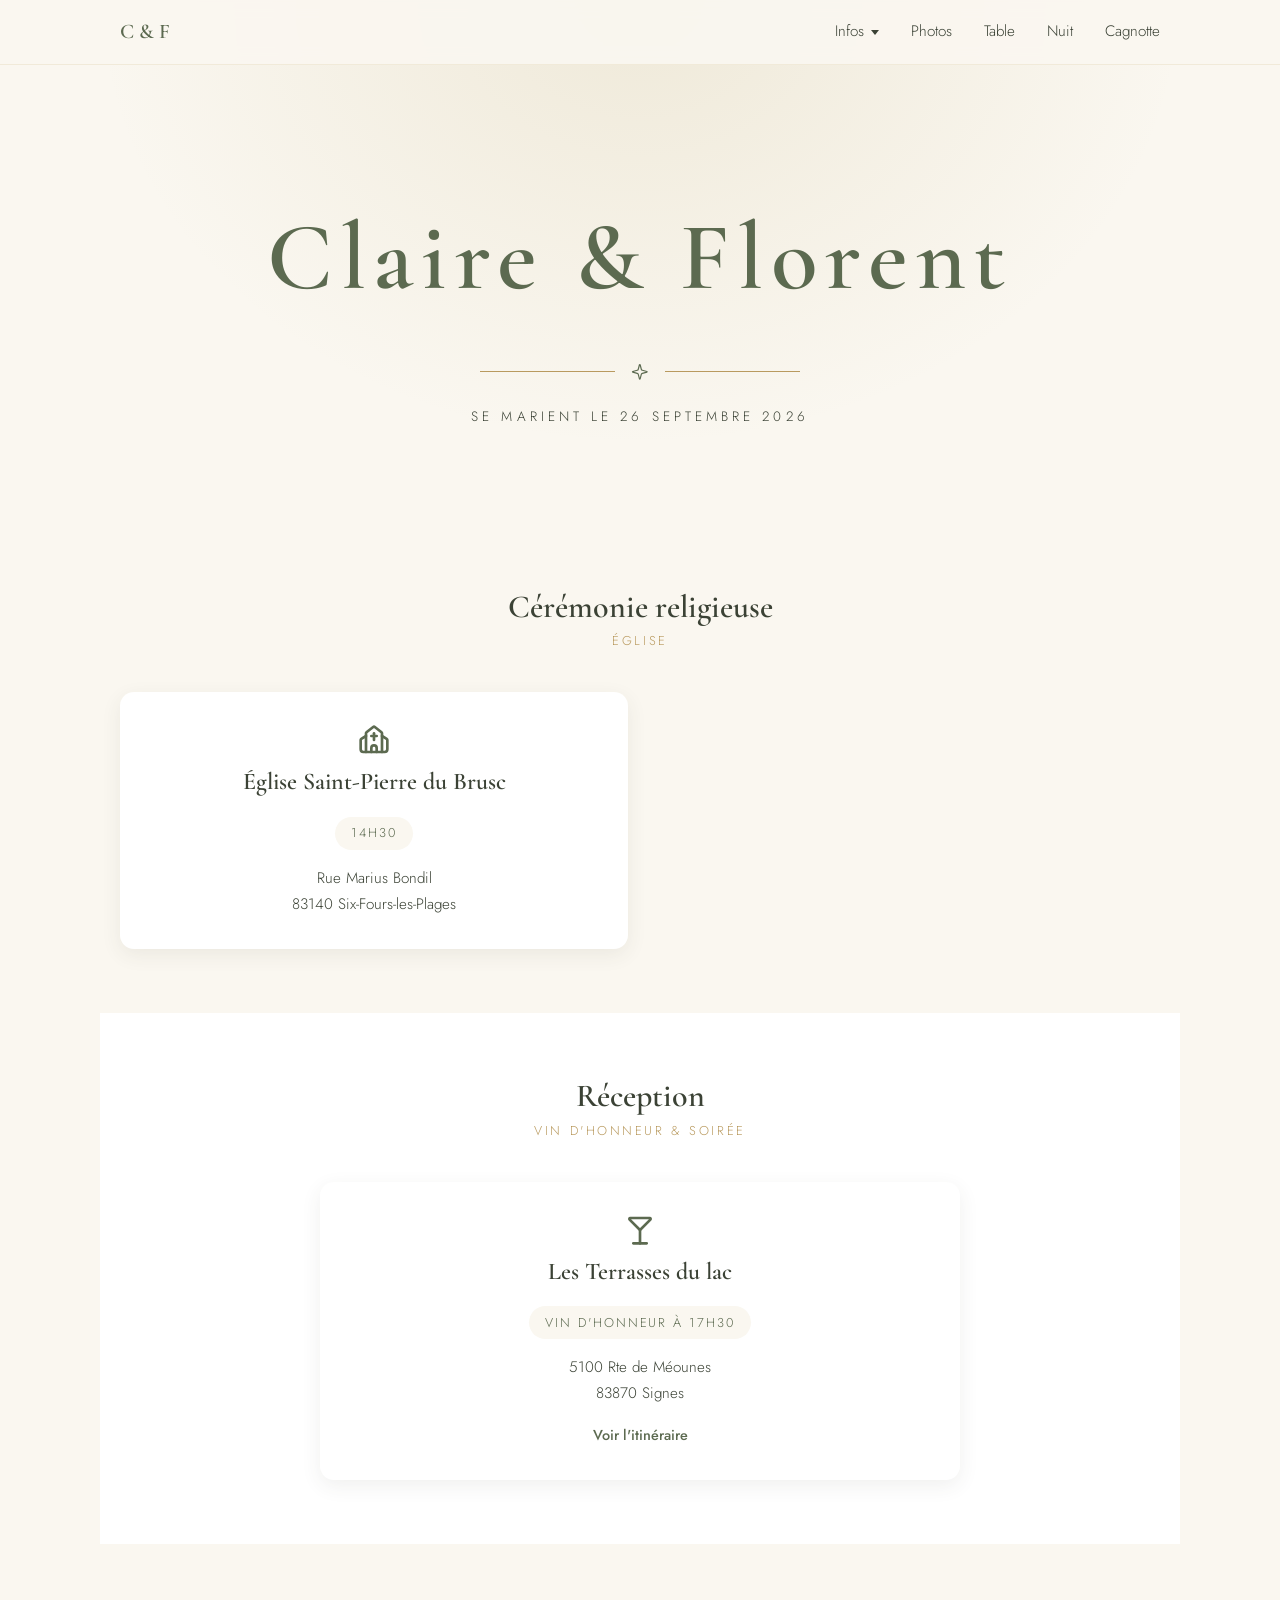
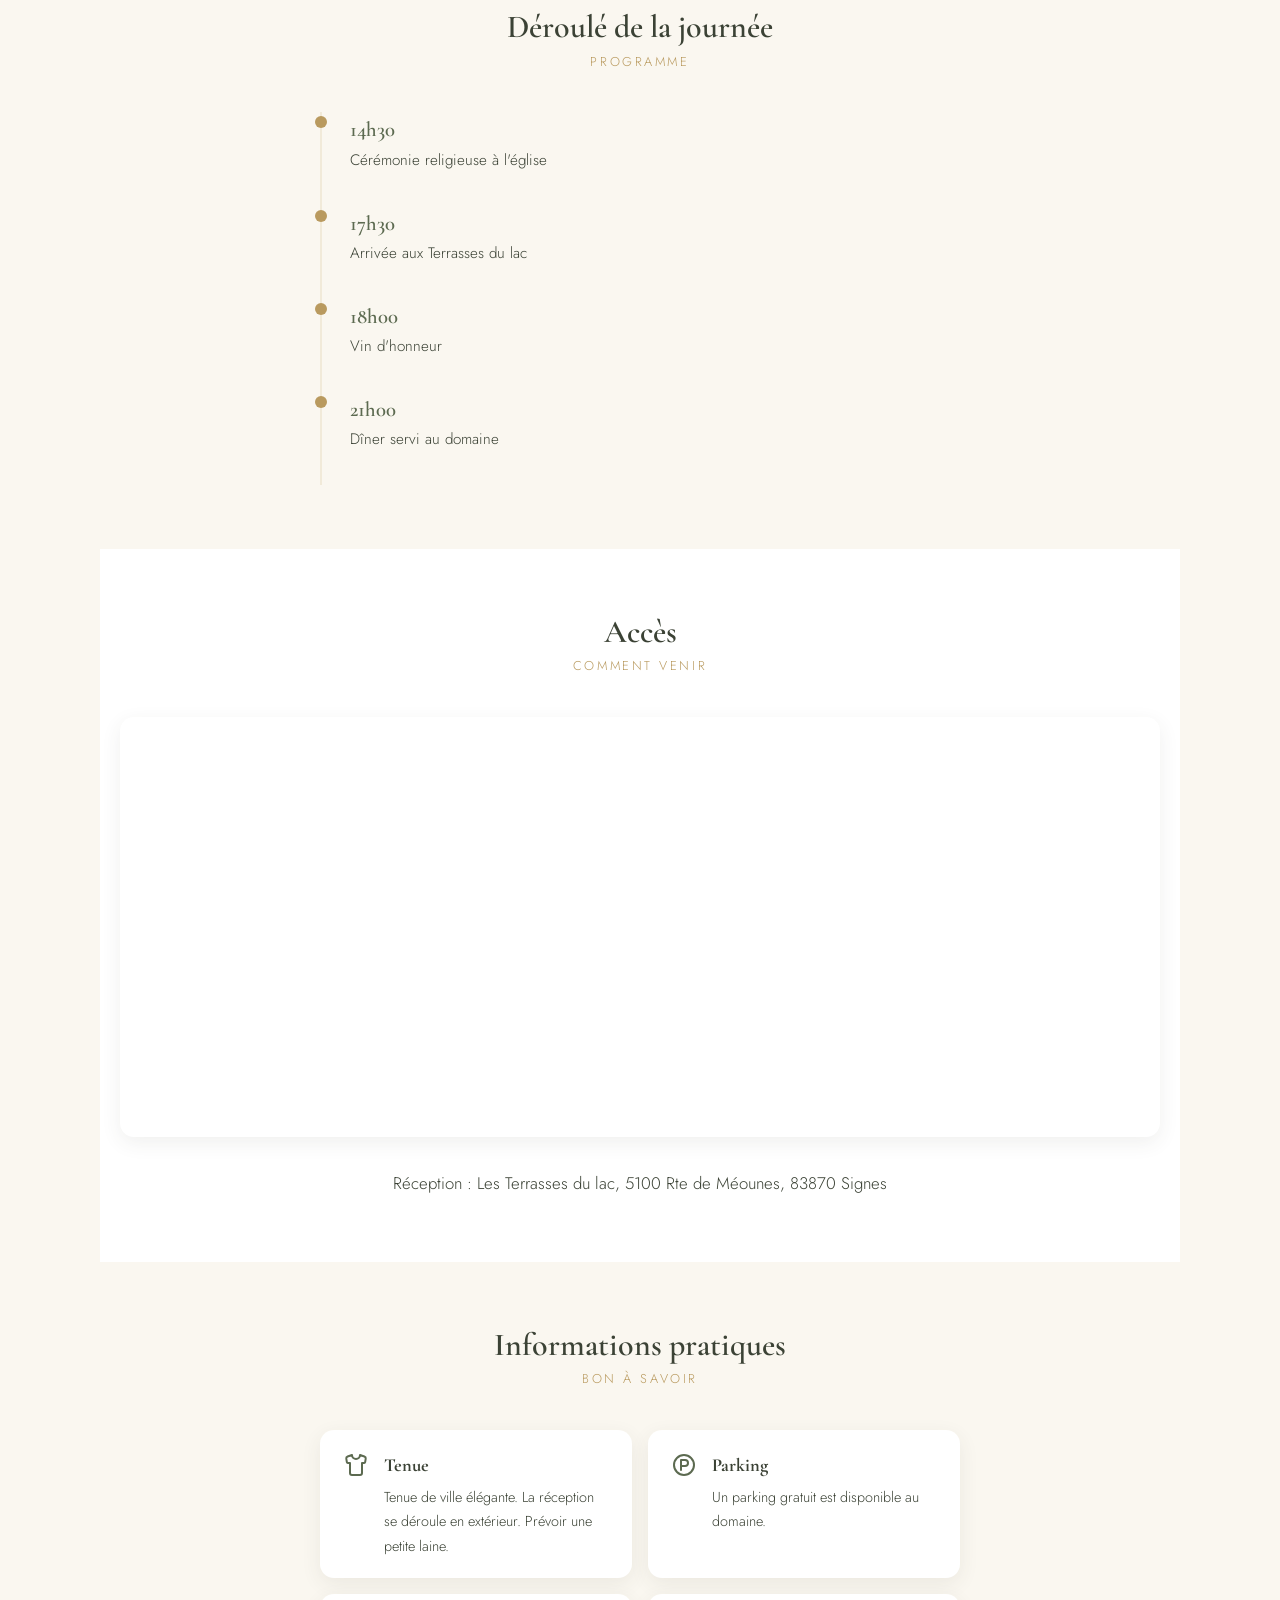
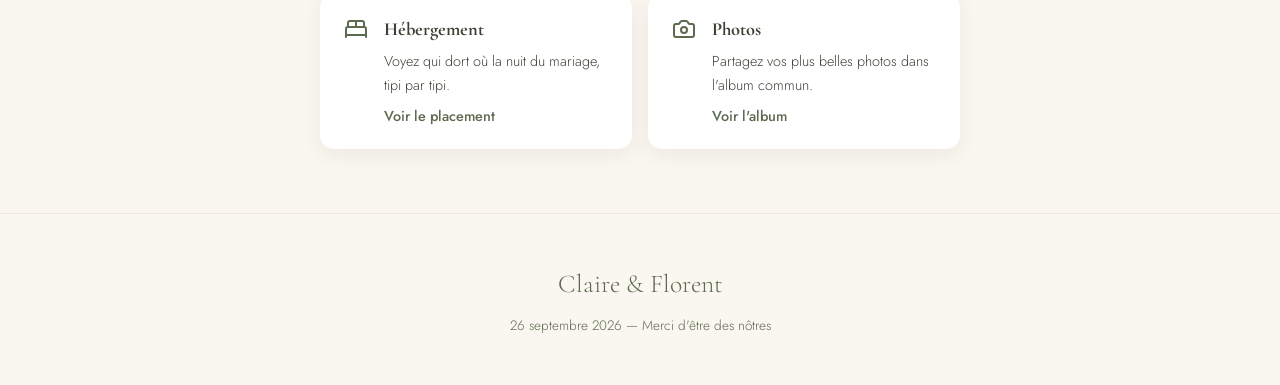
<file: index.html>
<!DOCTYPE html>
<html lang="fr">
<head>
  <meta charset="UTF-8">
  <meta name="viewport" content="width=device-width, initial-scale=1.0">
  <title>Claire &amp; Florent — Mariage</title>
  <meta name="description" content="Informations pour nos invités : cérémonie, réception, déroulé de la journée et accès.">
  <link rel="preconnect" href="https://fonts.googleapis.com">
  <link rel="preconnect" href="https://fonts.gstatic.com" crossorigin>
  <link href="https://fonts.googleapis.com/css2?family=Cormorant+Garamond:wght@500;600;700&family=Jost:wght@300;400;500&display=swap" rel="stylesheet">
  <link rel="stylesheet" href="assets/css/style.css">
</head>
<body>

  <nav class="nav" id="nav">
    <div class="nav-inner">
      <a href="#top" class="nav-brand">C &amp; F</a>
      <button class="nav-toggle" aria-label="Menu" aria-expanded="false">
        <span></span><span></span><span></span>
      </button>
      <div class="nav-menu">
        <div class="nav-item nav-item--dropdown">
          <button class="nav-dropdown-toggle" aria-haspopup="true" aria-expanded="false">
            Infos
            <span class="nav-caret" aria-hidden="true"></span>
          </button>
          <div class="nav-submenu">
            <a href="#ceremony">Cérémonie religieuse</a>
            <a href="#reception">Réception</a>
            <a href="#schedule">Déroulé</a>
            <a href="#directions">Accès</a>
            <a href="#info">Infos Pratiques</a>
          </div>
        </div>
        <a href="guest.html">Photos</a>
        <a href="table_plan.html">Table</a>
        <a href="accommodations.html">Nuit</a>
        <a href="https://www.onparticipe.fr/c/WkDhTcgR" target="_blank" rel="noopener">Cagnotte</a>
      </div>
    </div>
  </nav>

  <header class="hero" id="top">
    <div class="hero-monogram">Claire &amp; Florent</div>
    <div class="hero-divider"><span data-icon="sparkle"></span></div>
    <p class="hero-date">Se marient le 26 septembre 2026</p>

    <div class="countdown" id="countdown" aria-label="Compte à rebours avant le mariage">
      <div class="countdown-item"><div class="num" id="cd-days">0</div><div class="label">Jours</div></div>
      <div class="countdown-item"><div class="num" id="cd-hours">0</div><div class="label">Heures</div></div>
      <div class="countdown-item"><div class="num" id="cd-minutes">0</div><div class="label">Minutes</div></div>
      <div class="countdown-item"><div class="num" id="cd-seconds">0</div><div class="label">Secondes</div></div>
    </div>

  </header>

  <main>

    <section class="section" id="ceremony">
      <h2 class="section-title">Cérémonie religieuse</h2>
      <p class="section-subtitle">Église</p>
      <div class="cards">
        <div class="card">
          <div class="card-icon" data-icon="church"></div>
          <h3>Église Saint-Pierre du Brusc</h3>
          <span class="card-time">14h30</span>
          <p>Rue Marius Bondil<br>83140 Six-Fours-les-Plages</p>
        </div>
      </div>
    </section>

    <section class="section section-alt" id="reception">
      <h2 class="section-title">Réception</h2>
      <p class="section-subtitle">Vin d'honneur &amp; soirée</p>
      <div class="cards cards--single">
        <div class="card">
          <div class="card-icon" data-icon="martini"></div>
          <h3>Les Terrasses du lac</h3>
          <span class="card-time">Vin d'honneur à 17h30</span>
          <p>5100 Rte de Méounes<br>83870 Signes</p>
          <a class="card-link" data-link="directions">Voir l'itinéraire</a>
        </div>
      </div>
    </section>

    <section class="section" id="schedule">
      <h2 class="section-title">Déroulé de la journée</h2>
      <p class="section-subtitle">Programme</p>
      <ul class="timeline">
        <li><span class="time">14h30</span><div class="desc">Cérémonie religieuse à l'église</div></li>
        <li><span class="time">17h30</span><div class="desc">Arrivée aux Terrasses du lac</div></li>
        <li><span class="time">18h00</span><div class="desc">Vin d'honneur</div></li>
        <li><span class="time">21h00</span><div class="desc">Dîner servi au domaine</div></li>
      </ul>
    </section>

    <section class="section section-alt" id="directions">
      <h2 class="section-title">Accès</h2>
      
      <p class="section-subtitle">Comment venir</p>
      <iframe
        class="map-frame"
        src="https://www.google.com/maps?q=Les+terrasses+du+lac+5100+Rte+de+Meounes+83870+Signes&z=13&output=embed"
        loading="lazy"
        allowfullscreen
        referrerpolicy="no-referrer-when-downgrade"
        title="Carte de localisation"
      ></iframe>
      <p class="map-address">Réception : Les Terrasses du lac, 5100 Rte de Méounes, 83870 Signes</p>
    </section>

    <section class="section" id="info">
      <h2 class="section-title">Informations pratiques</h2>
      <p class="section-subtitle">Bon à savoir</p>
      <div class="info-list">
        <div class="info-item">
          <div class="info-icon" data-icon="shirt"></div>
          <div>
            <h4>Tenue</h4>
            <p>Tenue de ville élégante. La réception se déroule en extérieur. Prévoir une petite laine.</p>
          </div>
        </div>
        <div class="info-item">
          <div class="info-icon" data-icon="circle-parking"></div>
          <div>
            <h4>Parking</h4>
            <p>Un parking gratuit est disponible au domaine.</p>
          </div>
        </div>
        <div class="info-item">
          <div class="info-icon" data-icon="bed-double"></div>
          <div>
            <h4>Hébergement</h4>
            <p>Voyez qui dort où la nuit du mariage, tipi par tipi.</p>
            <a class="card-link" data-link="hebergement">Voir le placement</a>
          </div>
        </div>
        <div class="info-item">
          <div class="info-icon" data-icon="camera"></div>
          <div>
            <h4>Photos</h4>
            <p>Partagez vos plus belles photos dans l'album commun.</p>
            <a class="card-link" data-link="photos">Voir l'album</a>
          </div>
        </div>
      </div>
    </section>

  </main>

  <footer class="footer">
    <div class="footer-monogram">Claire &amp; Florent</div>
    <p>26 septembre 2026 — Merci d'être des nôtres</p>
  </footer>

  <script src="assets/js/main.js"></script>
</body>
</html>
</file>
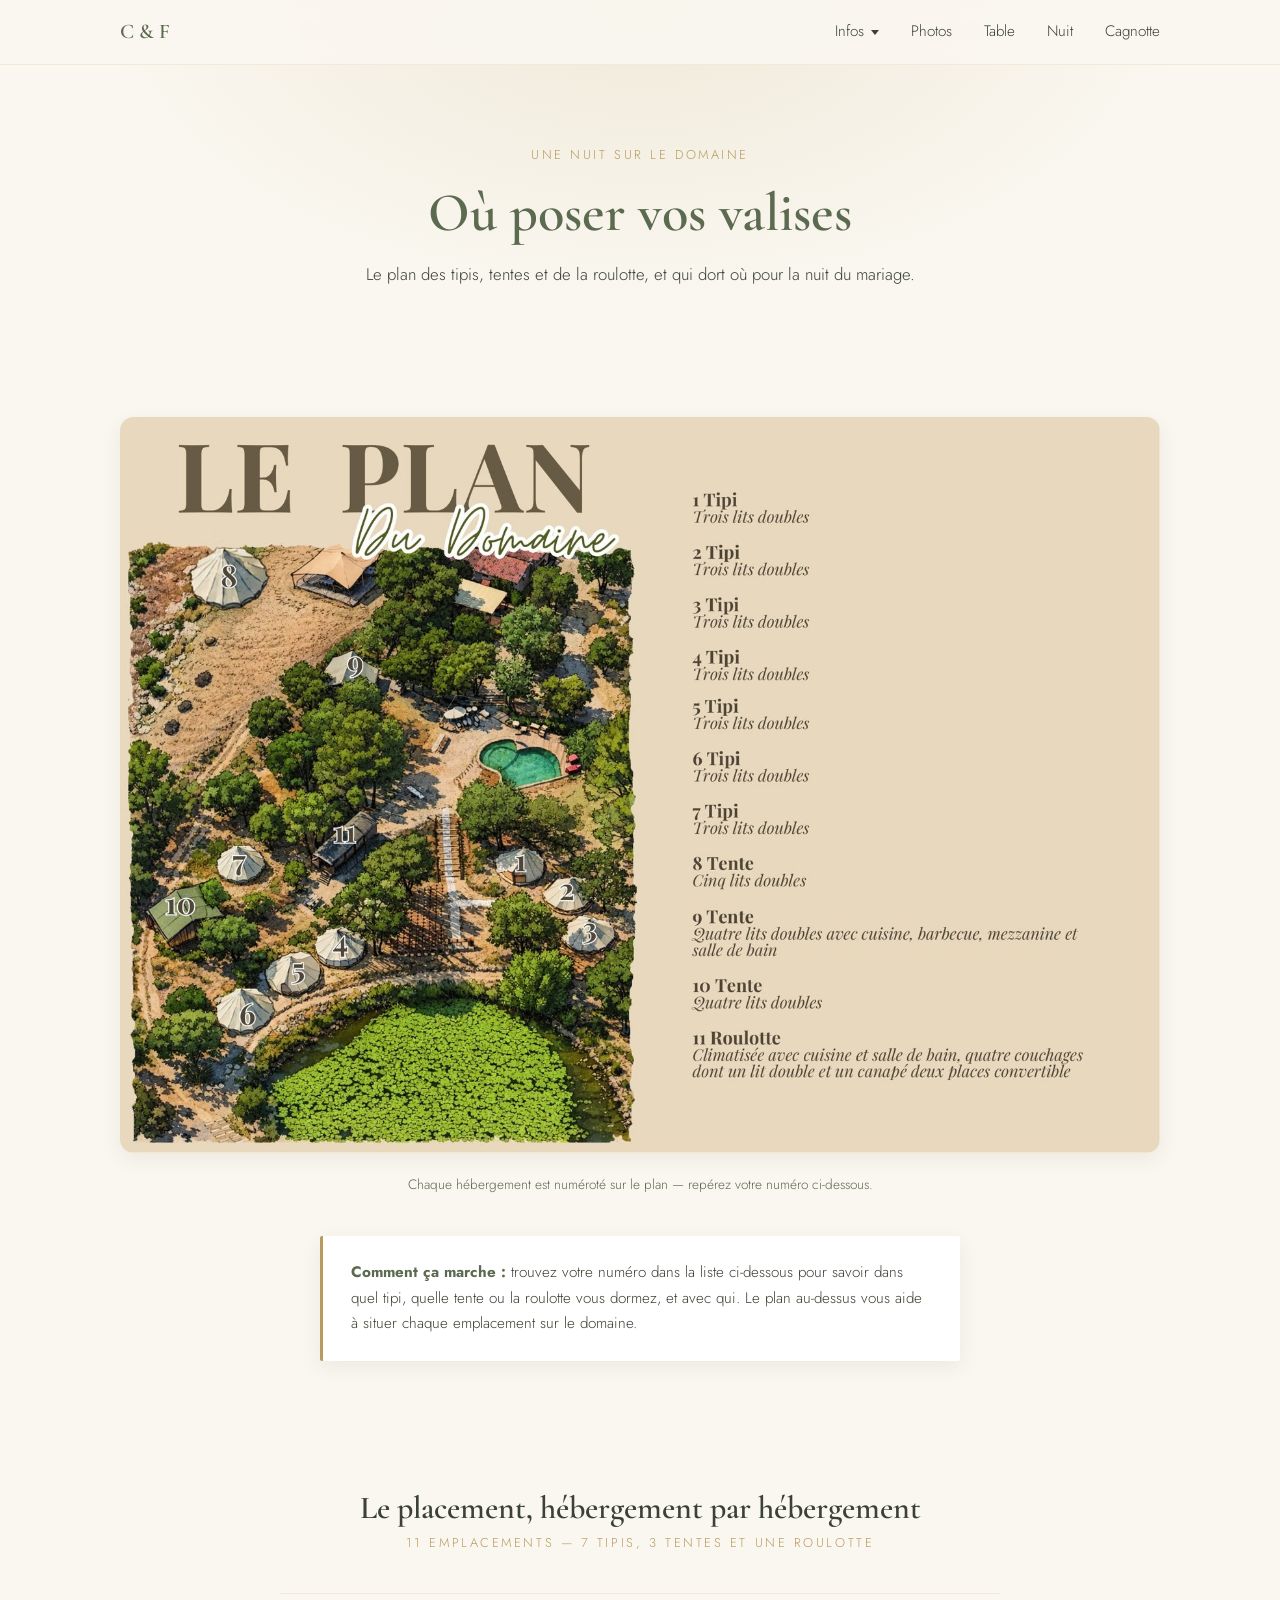
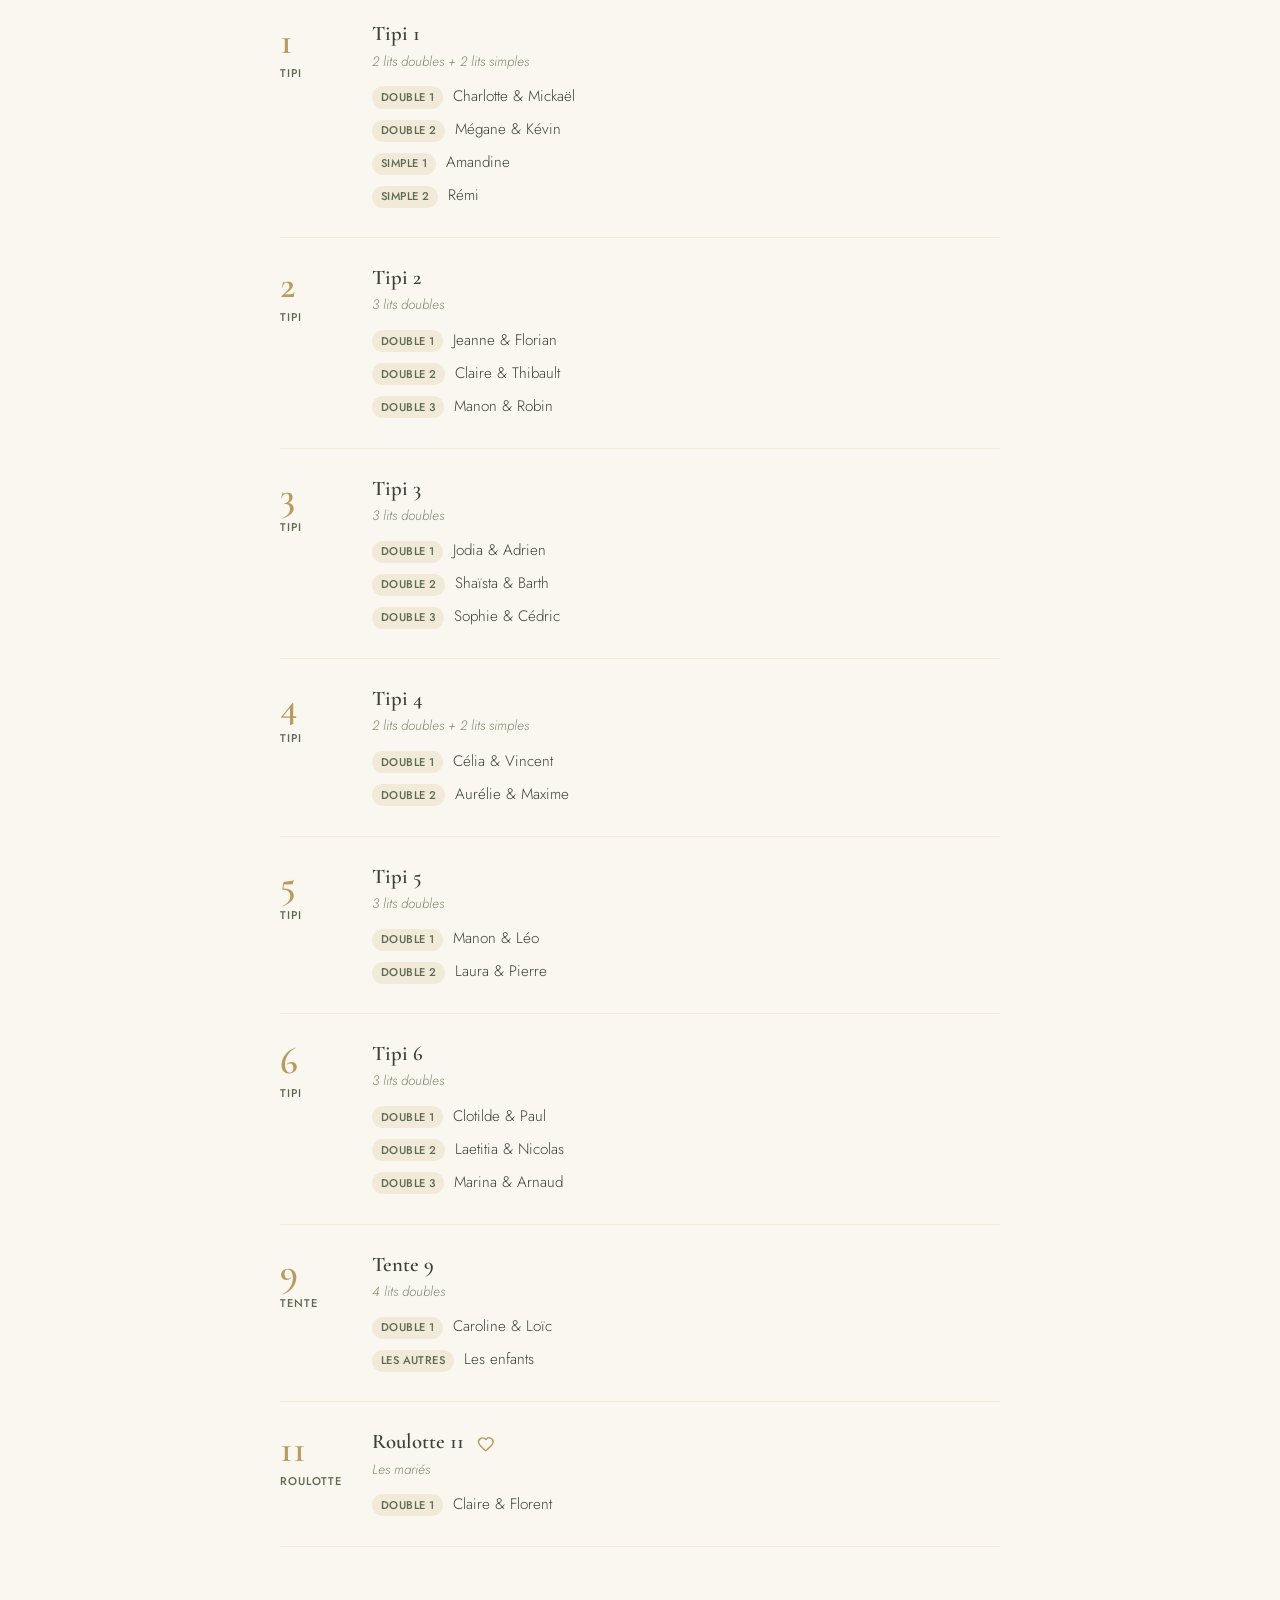
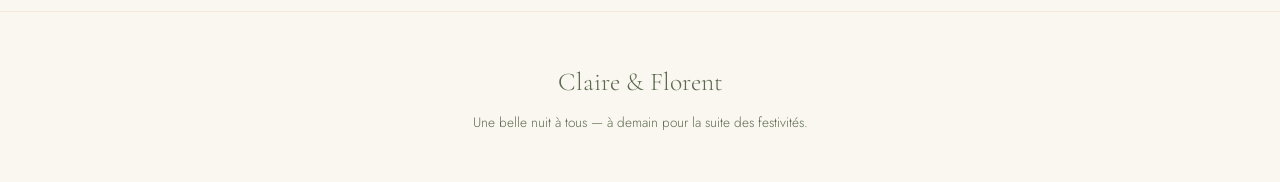
<file: accommodations.html>
<!DOCTYPE html>
<html lang="fr">
<head>
  <meta charset="UTF-8">
  <meta name="viewport" content="width=device-width, initial-scale=1.0">
  <title>Où poser vos valises — Claire &amp; Florent</title>
  <meta name="description" content="Qui dort où la nuit du mariage : plan des tipis, tentes et de la roulotte du domaine.">
  <link rel="preconnect" href="https://fonts.googleapis.com">
  <link rel="preconnect" href="https://fonts.gstatic.com" crossorigin>
  <link href="https://fonts.googleapis.com/css2?family=Cormorant+Garamond:wght@500;600;700&family=Jost:wght@300;400;500&display=swap" rel="stylesheet">
  <link rel="stylesheet" href="assets/css/style.css">
</head>
<body>

  <nav class="nav" id="nav">
    <div class="nav-inner">
      <a href="index.html#top" class="nav-brand">C &amp; F</a>
      <button class="nav-toggle" aria-label="Menu" aria-expanded="false">
        <span></span><span></span><span></span>
      </button>
      <div class="nav-menu">
        <div class="nav-item nav-item--dropdown">
          <button class="nav-dropdown-toggle" aria-haspopup="true" aria-expanded="false">
            Infos
            <span class="nav-caret" aria-hidden="true"></span>
          </button>
          <div class="nav-submenu">
            <a href="index.html#ceremony">Cérémonie religieuse</a>
            <a href="index.html#reception">Réception</a>
            <a href="index.html#schedule">Déroulé</a>
            <a href="index.html#directions">Accès</a>
            <a href="index.html#info">Infos Pratiques</a>
          </div>
        </div>
        <a href="guest.html">Photos</a>
        <a href="table_plan.html">Table</a>
        <a href="accommodations.html">Nuit</a>
        <a href="https://www.onparticipe.fr/c/WkDhTcgR" target="_blank" rel="noopener">Cagnotte</a>
      </div>
    </div>
  </nav>

  <header class="page-hero" id="top">
    <div class="page-hero-inner">
      <div class="kicker">Une nuit sur le domaine</div>
      <h1>Où poser vos valises</h1>
      <p>Le plan des tipis, tentes et de la roulotte, et qui dort où pour la nuit du mariage.</p>
    </div>
  </header>

  <main>

    <section class="section" id="map">
      <div class="map-frame map-frame--image">
        <img src="assets/img/map-hebergement.jpg" alt="Plan du domaine avec les emplacements numérotés des tipis, tentes et roulotte">
      </div>
      <p class="map-caption">Chaque hébergement est numéroté sur le plan — repérez votre numéro ci-dessous.</p>

      <div class="note">
        <strong>Comment ça marche :</strong> trouvez votre numéro dans la liste ci-dessous pour savoir dans quel tipi, quelle tente ou la roulotte vous dormez, et avec qui. Le plan au-dessus vous aide à situer chaque emplacement sur le domaine.
      </div>
    </section>

    <section class="section" id="directory">
      <h2 class="section-title">Le placement, hébergement par hébergement</h2>
      <p class="section-subtitle">11 emplacements — 7 tipis, 3 tentes et une roulotte</p>

      <div class="lodge-list">

        <div class="lodge">
          <div class="lodge-num">1<span class="type">Tipi</span></div>
          <div class="lodge-body">
            <h3>Tipi 1</h3>
            <div class="lodge-capacity">2 lits doubles + 2 lits simples</div>
            <div class="guest-list">
              <div class="guest-row"><span class="slot">Double 1</span><span class="names">Charlotte &amp; Mickaël</span></div>
              <div class="guest-row"><span class="slot">Double 2</span><span class="names">Mégane &amp; Kévin</span></div>
              <div class="guest-row"><span class="slot">Simple 1</span><span class="names">Amandine</span></div>
              <div class="guest-row"><span class="slot">Simple 2</span><span class="names">Rémi</span></div>
            </div>
          </div>
        </div>

        <div class="lodge">
          <div class="lodge-num">2<span class="type">Tipi</span></div>
          <div class="lodge-body">
            <h3>Tipi 2</h3>
            <div class="lodge-capacity">3 lits doubles</div>
            <div class="guest-list">
              <div class="guest-row"><span class="slot">Double 1</span><span class="names">Jeanne &amp; Florian</span></div>
              <div class="guest-row"><span class="slot">Double 2</span><span class="names">Claire &amp; Thibault</span></div>
              <div class="guest-row"><span class="slot">Double 3</span><span class="names">Manon &amp; Robin</span></div>
            </div>
          </div>
        </div>

        <div class="lodge">
          <div class="lodge-num">3<span class="type">Tipi</span></div>
          <div class="lodge-body">
            <h3>Tipi 3</h3>
            <div class="lodge-capacity">3 lits doubles</div>
            <div class="guest-list">
              <div class="guest-row"><span class="slot">Double 1</span><span class="names">Jodia &amp; Adrien</span></div>
              <div class="guest-row"><span class="slot">Double 2</span><span class="names">Shaïsta &amp; Barth</span></div>
              <div class="guest-row"><span class="slot">Double 3</span><span class="names">Sophie &amp; Cédric</span></div>
            </div>
          </div>
        </div>

        <div class="lodge">
          <div class="lodge-num">4<span class="type">Tipi</span></div>
          <div class="lodge-body">
            <h3>Tipi 4</h3>
            <div class="lodge-capacity">2 lits doubles + 2 lits simples</div>
            <div class="guest-list">
              <div class="guest-row"><span class="slot">Double 1</span><span class="names">Célia &amp; Vincent</span></div>
              <div class="guest-row"><span class="slot">Double 2</span><span class="names">Aurélie &amp; Maxime</span></div>
            </div>
          </div>
        </div>

        <div class="lodge">
          <div class="lodge-num">5<span class="type">Tipi</span></div>
          <div class="lodge-body">
            <h3>Tipi 5</h3>
            <div class="lodge-capacity">3 lits doubles</div>
            <div class="guest-list">
              <div class="guest-row"><span class="slot">Double 1</span><span class="names">Manon &amp; Léo</span></div>
              <div class="guest-row"><span class="slot">Double 2</span><span class="names">Laura &amp; Pierre</span></div>
            </div>
          </div>
        </div>

        <div class="lodge">
          <div class="lodge-num">6<span class="type">Tipi</span></div>
          <div class="lodge-body">
            <h3>Tipi 6</h3>
            <div class="lodge-capacity">3 lits doubles</div>
            <div class="guest-list">
              <div class="guest-row"><span class="slot">Double 1</span><span class="names">Clotilde &amp; Paul</span></div>
              <div class="guest-row"><span class="slot">Double 2</span><span class="names">Laetitia &amp; Nicolas</span></div>
              <div class="guest-row"><span class="slot">Double 3</span><span class="names">Marina &amp; Arnaud</span></div>
            </div>
          </div>
        </div>

        <div class="lodge">
          <div class="lodge-num">9<span class="type">Tente</span></div>
          <div class="lodge-body">
            <h3>Tente 9</h3>
            <div class="lodge-capacity">4 lits doubles</div>
            <div class="guest-list">
              <div class="guest-row"><span class="slot">Double 1</span><span class="names">Caroline &amp; Loïc</span></div>
              <div class="guest-row"><span class="slot">Les autres</span><span class="names">Les enfants</span></div>
            </div>
          </div>
        </div>

        <div class="lodge">
          <div class="lodge-num">11<span class="type">Roulotte</span></div>
          <div class="lodge-body">
            <h3>Roulotte 11 <span class="lodge-heart" data-icon="hearth" aria-hidden="true"></span></h3>
            <div class="lodge-capacity">Les mariés</div>
            <div class="guest-list">
              <div class="guest-row"><span class="slot">Double 1</span><span class="names">Claire &amp; Florent</span></div>
            </div>
          </div>
        </div>

      </div>
    </section>

  </main>

  <footer class="footer">
    <div class="footer-monogram">Claire &amp; Florent</div>
    <p>Une belle nuit à tous — à demain pour la suite des festivités.</p>
  </footer>

  <script src="assets/js/main.js"></script>
</body>
</html>
</file>
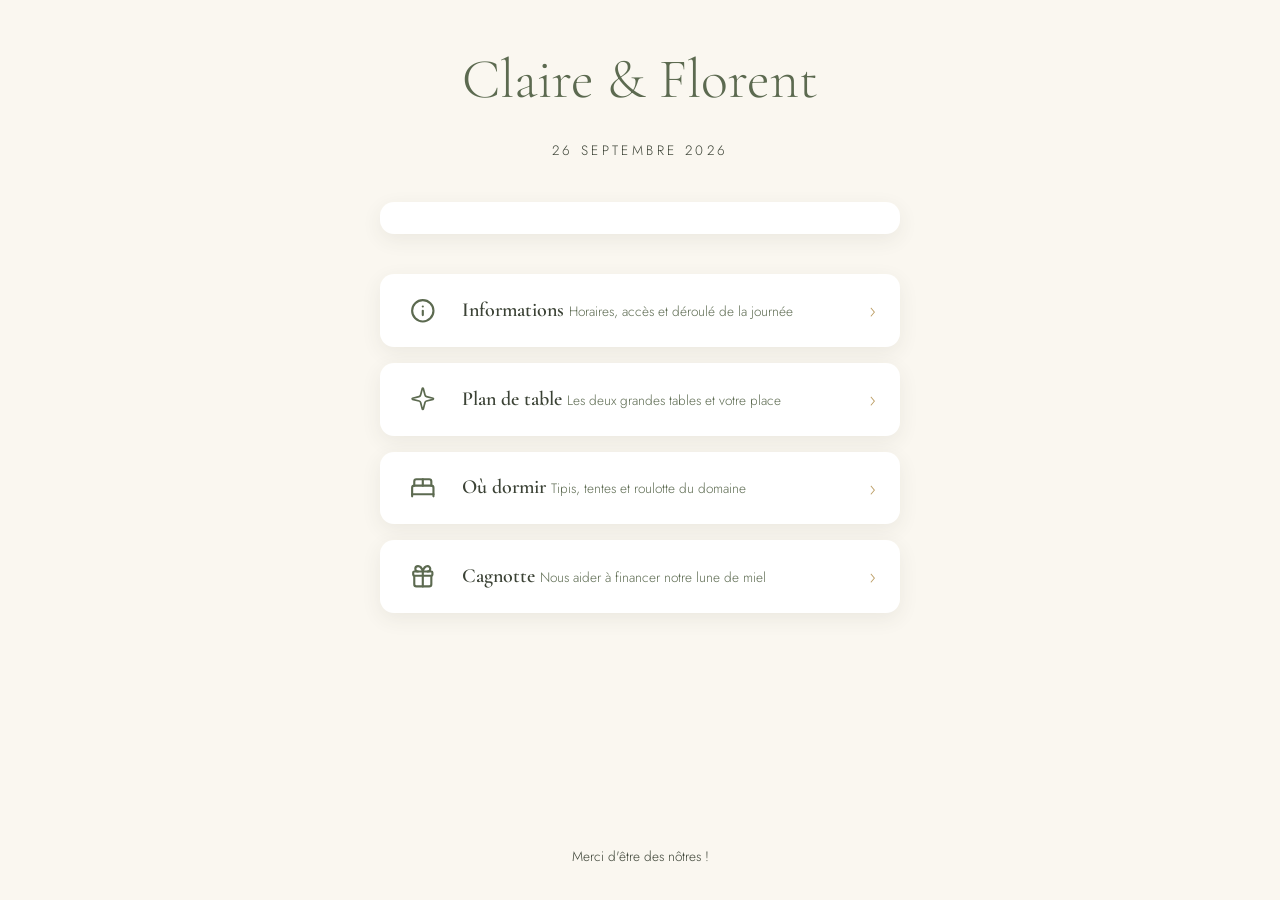
<file: guest.html>
<!DOCTYPE html>
<html lang="fr">
<head>
  <meta charset="UTF-8">
  <meta name="viewport" content="width=device-width, initial-scale=1.0">
  <title>Claire &amp; Florent — Bienvenue</title>
  <meta name="description" content="Bienvenue sur la page des invités : cagnotte, partage de photos et accès.">
  <link rel="preconnect" href="https://fonts.googleapis.com">
  <link rel="preconnect" href="https://fonts.gstatic.com" crossorigin>
  <link href="https://fonts.googleapis.com/css2?family=Cormorant+Garamond:wght@500;600;700&family=Jost:wght@300;400;500&display=swap" rel="stylesheet">
  <link rel="stylesheet" href="assets/css/style.css">
</head>
<body>

  <main class="guest">
    <header class="guest-header">
      <div class="guest-monogram">Claire &amp; Florent</div>
      <p>26 septembre 2026</p>
    </header>

    <section class="guest-widget">
      <!-- Wedibox Photo Collection -->
      <div id="wedibox-embed" data-event="ec114bdc-b04b-4ea7-822e-fcc8c71f45cf"></div>
      <script src="https://embed.wedibox.com/widget.js" async></script>
    </section>

    <nav class="guest-links" aria-label="Liens utiles">

      <a class="guest-link" data-link="info">
        <span class="g-icon" data-icon="info"></span>
        <span>
          <span class="g-title">Informations</span>
          <span class="g-sub">Horaires, accès et déroulé de la journée</span>
        </span>
        <span class="g-arrow">&#8250;</span>
      </a>

      <a class="guest-link" data-link="table">
        <span class="g-icon" data-icon="sparkle"></span>
        <span>
          <span class="g-title">Plan de table</span>
          <span class="g-sub">Les deux grandes tables et votre place</span>
        </span>
        <span class="g-arrow">&#8250;</span>
      </a>

      <a class="guest-link" data-link="hebergement">
        <span class="g-icon" data-icon="bed-double"></span>
        <span>
          <span class="g-title">Où dormir</span>
          <span class="g-sub">Tipis, tentes et roulotte du domaine</span>
        </span>
        <span class="g-arrow">&#8250;</span>
      </a>

      <a class="guest-link" data-link="cagnotte">
        <span class="g-icon" data-icon="gift"></span>
        <span>
          <span class="g-title">Cagnotte</span>
          <span class="g-sub">Nous aider à financer notre lune de miel</span>
        </span>
        <span class="g-arrow">&#8250;</span>
      </a>
      
    </nav>

    <footer class="guest-footer">
      <p>Merci d'être des nôtres !</p>
    </footer>
  </main>

  <script src="assets/js/main.js"></script>
</body>
</html>
</file>
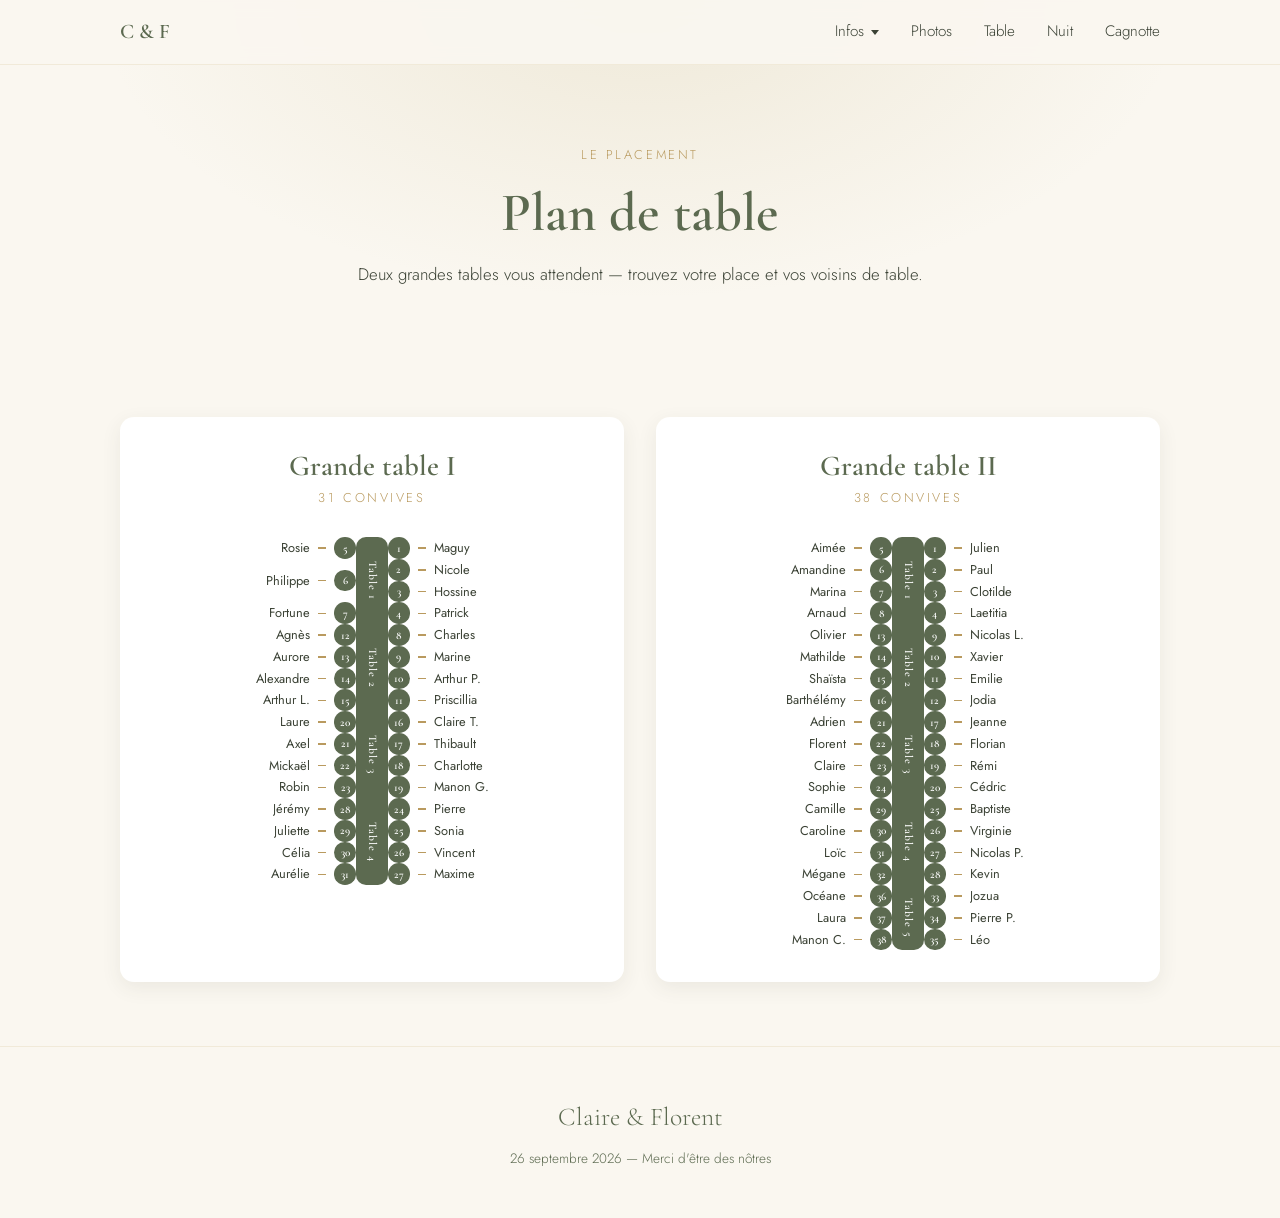
<file: table_plan.html>
<!DOCTYPE html>
<html lang="fr">
<head>
  <meta charset="UTF-8">
  <meta name="viewport" content="width=device-width, initial-scale=1.0">
  <title>Plan de table — Claire &amp; Florent</title>
  <meta name="description" content="Plan de table du mariage : les deux grandes tables et qui est assis où.">
  <link rel="preconnect" href="https://fonts.googleapis.com">
  <link rel="preconnect" href="https://fonts.gstatic.com" crossorigin>
  <link href="https://fonts.googleapis.com/css2?family=Cormorant+Garamond:wght@500;600;700&family=Jost:wght@300;400;500&display=swap" rel="stylesheet">
  <link rel="stylesheet" href="assets/css/style.css">
</head>
<body>

  <nav class="nav" id="nav">
    <div class="nav-inner">
      <a href="index.html#top" class="nav-brand">C &amp; F</a>
      <button class="nav-toggle" aria-label="Menu" aria-expanded="false">
        <span></span><span></span><span></span>
      </button>
      <div class="nav-menu">
        <div class="nav-item nav-item--dropdown">
          <button class="nav-dropdown-toggle" aria-haspopup="true" aria-expanded="false">
            Infos
            <span class="nav-caret" aria-hidden="true"></span>
          </button>
          <div class="nav-submenu">
            <a href="index.html#ceremony">Cérémonie religieuse</a>
            <a href="index.html#reception">Réception</a>
            <a href="index.html#schedule">Déroulé</a>
            <a href="index.html#directions">Accès</a>
            <a href="index.html#info">Infos Pratiques</a>
          </div>
        </div>
        <a href="guest.html">Photos</a>
        <a href="table_plan.html">Table</a>
        <a href="accommodations.html">Nuit</a>
        <a href="https://www.onparticipe.fr/c/WkDhTcgR" target="_blank" rel="noopener">Cagnotte</a>
      </div>
    </div>
  </nav>

  <header class="page-hero" id="top">
    <div class="page-hero-inner">
      <div class="kicker">Le placement</div>
      <h1>Plan de table</h1>
      <p>Deux grandes tables vous attendent — trouvez votre place et vos voisins de table.</p>
    </div>
  </header>

  <main>

    <section class="section" id="plan">
      <div class="tables">

        <!-- ========== GRANDE TABLE I ========== -->
        <div class="table-plan">
          <div class="table-plan-head">
            <h3>Grande table I</h3>
            <p class="count">31 convives</p>
          </div>

          <div class="gtable">

            <div class="segment">
              <div class="seg-body">
                <div class="col top">
                  <div class="seat"><span class="label">Maguy</span><span class="stem"></span><span class="dot">1</span></div>
                  <div class="seat"><span class="label">Nicole</span><span class="stem"></span><span class="dot">2</span></div>
                  <div class="seat"><span class="label">Hossine</span><span class="stem"></span><span class="dot">3</span></div>
                  <div class="seat"><span class="label">Patrick</span><span class="stem"></span><span class="dot">4</span></div>
                </div>
                <div class="surface"><span class="table-tag">Table 1</span></div>
                <div class="col bot">
                  <div class="seat"><span class="label">Rosie</span><span class="stem"></span><span class="dot">5</span></div>
                  <div class="seat"><span class="label">Philippe</span><span class="stem"></span><span class="dot">6</span></div>
                  <div class="seat"><span class="label">Fortune</span><span class="stem"></span><span class="dot">7</span></div>
                </div>
              </div>
            </div>

            <div class="segment">
              <div class="seg-body">
                <div class="col top">
                  <div class="seat"><span class="label">Charles</span><span class="stem"></span><span class="dot">8</span></div>
                  <div class="seat"><span class="label">Marine</span><span class="stem"></span><span class="dot">9</span></div>
                  <div class="seat"><span class="label">Arthur P.</span><span class="stem"></span><span class="dot">10</span></div>
                  <div class="seat"><span class="label">Priscillia</span><span class="stem"></span><span class="dot">11</span></div>
                </div>
                <div class="surface"><span class="table-tag">Table 2</span></div>
                <div class="col bot">
                  <div class="seat"><span class="label">Agnès</span><span class="stem"></span><span class="dot">12</span></div>
                  <div class="seat"><span class="label">Aurore</span><span class="stem"></span><span class="dot">13</span></div>
                  <div class="seat"><span class="label">Alexandre</span><span class="stem"></span><span class="dot">14</span></div>
                  <div class="seat"><span class="label">Arthur L.</span><span class="stem"></span><span class="dot">15</span></div>
                </div>
              </div>
            </div>

            <div class="segment">
              <div class="seg-body">
                <div class="col top">
                  <div class="seat"><span class="label">Claire T.</span><span class="stem"></span><span class="dot">16</span></div>
                  <div class="seat"><span class="label">Thibault</span><span class="stem"></span><span class="dot">17</span></div>
                  <div class="seat"><span class="label">Charlotte</span><span class="stem"></span><span class="dot">18</span></div>
                  <div class="seat"><span class="label">Manon G.</span><span class="stem"></span><span class="dot">19</span></div>
                </div>
                <div class="surface"><span class="table-tag">Table 3</span></div>
                <div class="col bot">
                  <div class="seat"><span class="label">Laure</span><span class="stem"></span><span class="dot">20</span></div>
                  <div class="seat"><span class="label">Axel</span><span class="stem"></span><span class="dot">21</span></div>
                  <div class="seat"><span class="label">Mickaël</span><span class="stem"></span><span class="dot">22</span></div>
                  <div class="seat"><span class="label">Robin</span><span class="stem"></span><span class="dot">23</span></div>
                </div>
              </div>
            </div>

            <div class="segment">
              <div class="seg-body">
                <div class="col top">
                  <div class="seat"><span class="label">Pierre</span><span class="stem"></span><span class="dot">24</span></div>
                  <div class="seat"><span class="label">Sonia</span><span class="stem"></span><span class="dot">25</span></div>
                  <div class="seat"><span class="label">Vincent</span><span class="stem"></span><span class="dot">26</span></div>
                  <div class="seat"><span class="label">Maxime</span><span class="stem"></span><span class="dot">27</span></div>
                </div>
                <div class="surface"><span class="table-tag">Table 4</span></div>
                <div class="col bot">
                  <div class="seat"><span class="label">Jérémy</span><span class="stem"></span><span class="dot">28</span></div>
                  <div class="seat"><span class="label">Juliette</span><span class="stem"></span><span class="dot">29</span></div>
                  <div class="seat"><span class="label">Célia</span><span class="stem"></span><span class="dot">30</span></div>
                  <div class="seat"><span class="label">Aurélie</span><span class="stem"></span><span class="dot">31</span></div>
                </div>
              </div>
            </div>

          </div>
        </div>

        <!-- ========== GRANDE TABLE II ========== -->
        <div class="table-plan">
          <div class="table-plan-head">
            <h3>Grande table II</h3>
            <p class="count">38 convives</p>
          </div>

          <div class="gtable">

            <div class="segment">
              <div class="seg-body">
                <div class="col top">
                  <div class="seat"><span class="label">Julien</span><span class="stem"></span><span class="dot">1</span></div>
                  <div class="seat"><span class="label">Paul</span><span class="stem"></span><span class="dot">2</span></div>
                  <div class="seat"><span class="label">Clotilde</span><span class="stem"></span><span class="dot">3</span></div>
                  <div class="seat"><span class="label">Laetitia</span><span class="stem"></span><span class="dot">4</span></div>
                </div>
                <div class="surface"><span class="table-tag">Table 1</span></div>
                <div class="col bot">
                  <div class="seat"><span class="label">Aimée</span><span class="stem"></span><span class="dot">5</span></div>
                  <div class="seat"><span class="label">Amandine</span><span class="stem"></span><span class="dot">6</span></div>
                  <div class="seat"><span class="label">Marina</span><span class="stem"></span><span class="dot">7</span></div>
                  <div class="seat"><span class="label">Arnaud</span><span class="stem"></span><span class="dot">8</span></div>
                </div>
              </div>
            </div>

            <div class="segment">
              <div class="seg-body">
                <div class="col top">
                  <div class="seat"><span class="label">Nicolas L.</span><span class="stem"></span><span class="dot">9</span></div>
                  <div class="seat"><span class="label">Xavier</span><span class="stem"></span><span class="dot">10</span></div>
                  <div class="seat"><span class="label">Emilie</span><span class="stem"></span><span class="dot">11</span></div>
                  <div class="seat"><span class="label">Jodia</span><span class="stem"></span><span class="dot">12</span></div>
                </div>
                <div class="surface"><span class="table-tag">Table 2</span></div>
                <div class="col bot">
                  <div class="seat"><span class="label">Olivier</span><span class="stem"></span><span class="dot">13</span></div>
                  <div class="seat"><span class="label">Mathilde</span><span class="stem"></span><span class="dot">14</span></div>
                  <div class="seat"><span class="label">Shaïsta</span><span class="stem"></span><span class="dot">15</span></div>
                  <div class="seat"><span class="label">Barthélémy</span><span class="stem"></span><span class="dot">16</span></div>
                </div>
              </div>
            </div>

            <div class="segment">
              <div class="seg-body">
                <div class="col top">
                  <div class="seat"><span class="label">Jeanne</span><span class="stem"></span><span class="dot">17</span></div>
                  <div class="seat"><span class="label">Florian</span><span class="stem"></span><span class="dot">18</span></div>
                  <div class="seat"><span class="label">Rémi</span><span class="stem"></span><span class="dot">19</span></div>
                  <div class="seat"><span class="label">Cédric</span><span class="stem"></span><span class="dot">20</span></div>
                </div>
                <div class="surface"><span class="table-tag">Table 3</span></div>
                <div class="col bot">
                  <div class="seat"><span class="label">Adrien</span><span class="stem"></span><span class="dot">21</span></div>
                  <div class="seat"><span class="label">Florent</span><span class="stem"></span><span class="dot">22</span></div>
                  <div class="seat"><span class="label">Claire</span><span class="stem"></span><span class="dot">23</span></div>
                  <div class="seat"><span class="label">Sophie</span><span class="stem"></span><span class="dot">24</span></div>
                </div>
              </div>
            </div>

            <div class="segment">
              <div class="seg-body">
                <div class="col top">
                  <div class="seat"><span class="label">Baptiste</span><span class="stem"></span><span class="dot">25</span></div>
                  <div class="seat"><span class="label">Virginie</span><span class="stem"></span><span class="dot">26</span></div>
                  <div class="seat"><span class="label">Nicolas P.</span><span class="stem"></span><span class="dot">27</span></div>
                  <div class="seat"><span class="label">Kevin</span><span class="stem"></span><span class="dot">28</span></div>
                </div>
                <div class="surface"><span class="table-tag">Table 4</span></div>
                <div class="col bot">
                  <div class="seat"><span class="label">Camille</span><span class="stem"></span><span class="dot">29</span></div>
                  <div class="seat"><span class="label">Caroline</span><span class="stem"></span><span class="dot">30</span></div>
                  <div class="seat"><span class="label">Loïc</span><span class="stem"></span><span class="dot">31</span></div>
                  <div class="seat"><span class="label">Mégane</span><span class="stem"></span><span class="dot">32</span></div>
                </div>
              </div>
            </div>

            <div class="segment">
              <div class="seg-body">
                <div class="col top">
                  <div class="seat"><span class="label">Jozua</span><span class="stem"></span><span class="dot">33</span></div>
                  <div class="seat"><span class="label">Pierre P.</span><span class="stem"></span><span class="dot">34</span></div>
                  <div class="seat"><span class="label">Léo</span><span class="stem"></span><span class="dot">35</span></div>
                </div>
                <div class="surface"><span class="table-tag">Table 5</span></div>
                <div class="col bot">
                  <div class="seat"><span class="label">Océane</span><span class="stem"></span><span class="dot">36</span></div>
                  <div class="seat"><span class="label">Laura</span><span class="stem"></span><span class="dot">37</span></div>
                  <div class="seat"><span class="label">Manon C.</span><span class="stem"></span><span class="dot">38</span></div>
                </div>
              </div>
            </div>

          </div>
        </div>

      </div>
    </section>

  </main>

  <footer class="footer">
    <div class="footer-monogram">Claire &amp; Florent</div>
    <p>26 septembre 2026 — Merci d'être des nôtres</p>
  </footer>

  <script src="assets/js/main.js"></script>
</body>
</html>
</file>
<file: assets/css/style.css>
:root {
  --cream: #faf7f0;
  --cream-dark: #f1ead9;
  --sage: #7d8b70;
  --sage-dark: #5c6a50;
  --ink: #3b4235;
  --gold: #b99a5f;
  --white: #ffffff;
  --shadow: 0 6px 20px rgba(59, 66, 53, 0.08);
  --radius: 14px;
  --font-serif: "Cormorant Garamond", Georgia, serif;
  --font-sans: "Jost", "Segoe UI", sans-serif;
}

*,
*::before,
*::after {
  box-sizing: border-box;
  margin: 0;
  padding: 0;
}

html {
  scroll-behavior: smooth;
  scroll-padding-top: 70px;
}

body {
  font-family: var(--font-sans);
  font-weight: 300;
  color: var(--ink);
  background-color: var(--cream);
  line-height: 1.7;
  -webkit-font-smoothing: antialiased;
}

img {
  max-width: 100%;
  display: block;
}

a {
  color: var(--sage-dark);
  text-decoration: none;
}

a:hover {
  text-decoration: underline;
}

.icon-svg {
  width: 1.5rem;
  height: 1.5rem;
  color: var(--sage-dark);
}

.card-icon .icon-svg {
  width: 2rem;
  height: 2rem;
}

.guest-link .g-icon .icon-svg {
  width: 1.6rem;
  height: 1.6rem;
}

.hero-divider .icon-svg {
  width: 1.1rem;
  height: 1.1rem;
}

h1,
h2,
h3 {
  font-family: var(--font-serif);
  font-weight: 600;
  line-height: 1.2;
  color: var(--ink);
}

.section {
  padding: 4rem 1.25rem;
  max-width: 1080px;
  margin: 0 auto;
}

.section-title {
  font-size: 2rem;
  text-align: center;
  margin-bottom: 0.25rem;
}

.section-subtitle {
  text-align: center;
  color: var(--gold);
  text-transform: uppercase;
  letter-spacing: 0.2em;
  font-size: 0.8rem;
  margin-bottom: 2.5rem;
}

.section-alt {
  background-color: var(--white);
}

/* ---------- Nav ---------- */
.nav {
  position: fixed;
  top: 0;
  left: 0;
  right: 0;
  z-index: 100;
  background: rgba(250, 247, 240, 0.92);
  backdrop-filter: blur(8px);
  border-bottom: 1px solid var(--cream-dark);
}

.nav-inner {
  max-width: 1080px;
  margin: 0 auto;
  padding: 0 1.25rem;
  height: 64px;
  display: flex;
  align-items: center;
  justify-content: space-between;
}

.nav-brand {
  font-family: var(--font-serif);
  font-size: 1.3rem;
  font-weight: 600;
}

.nav-toggle {
  display: inline-flex;
  flex-direction: column;
  justify-content: center;
  gap: 5px;
  width: 40px;
  height: 40px;
  background: none;
  border: none;
  cursor: pointer;
  padding: 8px;
}

.nav-toggle span {
  display: block;
  height: 2px;
  width: 100%;
  background: var(--ink);
  transition: transform 0.3s ease, opacity 0.3s ease;
}

.nav.open .nav-toggle span:nth-child(1) {
  transform: translateY(7px) rotate(45deg);
}

.nav.open .nav-toggle span:nth-child(2) {
  opacity: 0;
}

.nav.open .nav-toggle span:nth-child(3) {
  transform: translateY(-7px) rotate(-45deg);
}

.nav-menu {
  position: absolute;
  top: 64px;
  left: 0;
  right: 0;
  background: var(--cream);
  border-bottom: 1px solid var(--cream-dark);
  display: none;
  flex-direction: column;
  padding: 1rem 1.25rem;
}

.nav.open .nav-menu {
  display: flex;
}

.nav-menu a {
  padding: 0.75rem 0;
  font-size: 1.05rem;
  color: var(--ink);
  border-bottom: 1px solid var(--cream-dark);
}

.nav-menu a:last-child {
  border-bottom: none;
}

.nav-menu a:hover {
  color: var(--sage-dark);
  text-decoration: none;
}

.nav-dropdown-toggle {
  display: flex;
  align-items: center;
  gap: 0.45rem;
  width: 100%;
  padding: 0.75rem 0;
  font: inherit;
  font-size: 1.05rem;
  color: var(--ink);
  text-align: left;
  background: none;
  border: none;
  border-bottom: 1px solid var(--cream-dark);
  cursor: pointer;
}

.nav-dropdown-toggle:hover {
  color: var(--sage-dark);
}

.nav-caret {
  width: 0;
  height: 0;
  border-left: 4px solid transparent;
  border-right: 4px solid transparent;
  border-top: 5px solid currentColor;
  transition: transform 0.3s ease;
}

.nav-item.open .nav-caret {
  transform: rotate(180deg);
}

.nav-submenu {
  display: none;
  flex-direction: column;
}

.nav-item.open .nav-submenu {
  display: flex;
}

.nav-submenu a {
  padding: 0.6rem 0 0.6rem 1.25rem;
  font-size: 0.95rem;
  color: var(--ink);
  border-bottom: 1px solid var(--cream-dark);
}

@media (min-width: 768px) {
  .nav-toggle {
    display: none;
  }

  .nav-menu {
    position: static;
    display: flex;
    flex-direction: row;
    gap: 2rem;
    padding: 0;
    background: none;
    border: none;
  }

  .nav-menu a {
    padding: 0;
    border: none;
    font-size: 0.95rem;
  }

  .nav-item--dropdown {
    position: relative;
  }

  .nav-dropdown-toggle {
    width: auto;
    padding: 0;
    border: none;
    font-size: 0.95rem;
  }

  .nav-submenu {
    position: absolute;
    top: 100%;
    left: 50%;
    transform: translateX(-50%);
    min-width: 240px;
    padding: 0.25rem 0.5rem 0.5rem;
    background: var(--white);
    border: 1px solid var(--cream-dark);
    border-top: none;
    border-radius: 0 0 12px 12px;
    box-shadow: 0 12px 30px rgba(59, 66, 53, 0.1);
  }

  .nav-item--dropdown:hover .nav-submenu,
  .nav-item--dropdown.open .nav-submenu,
  .nav-item--dropdown:focus-within .nav-submenu {
    display: flex;
  }

  .nav-submenu a {
    padding: 0.6rem 1rem;
    font-size: 0.9rem;
    white-space: nowrap;
    border: none;
    border-radius: 8px;
  }

  .nav-submenu a:hover {
    background: var(--cream);
    color: var(--sage-dark);
  }
}

/* ---------- Hero ---------- */
.hero {
  padding: 9rem 1.25rem 5rem;
  text-align: center;
  background:
    radial-gradient(ellipse at top, rgba(189, 170, 111, 0.18), transparent 60%),
    var(--cream);
}

.hero-monogram {
  font-family: var(--font-serif);
  font-size: 4.5rem;
  font-weight: 600;
  color: var(--sage-dark);
  letter-spacing: 0.08em;
}

.hero-divider {
  display: flex;
  align-items: center;
  justify-content: center;
  gap: 1rem;
  margin: 1.5rem auto;
  max-width: 320px;
}

.hero-divider::before,
.hero-divider::after {
  content: "";
  flex: 1;
  height: 1px;
  background: var(--gold);
}

.hero-divider span {
  display: inline-flex;
  color: var(--gold);
}

.hero-date {
  text-transform: uppercase;
  letter-spacing: 0.3em;
  font-size: 0.85rem;
  color: var(--ink);
}

.countdown {
  display: grid;
  grid-template-columns: repeat(4, 1fr);
  gap: 0.75rem;
  max-width: 480px;
  margin: 2.5rem auto 0;
}

.countdown-item {
  background: var(--white);
  border-radius: var(--radius);
  padding: 1rem 0.5rem;
  box-shadow: var(--shadow);
}

.countdown-item .num {
  font-family: var(--font-serif);
  font-size: 2.2rem;
  font-weight: 600;
  color: var(--sage-dark);
  line-height: 1;
}

.countdown-item .label {
  font-size: 0.7rem;
  text-transform: uppercase;
  letter-spacing: 0.15em;
  color: var(--gold);
}

.hero-cta:hover {
  background: var(--sage-dark);
  text-decoration: none;
}

@media (min-width: 768px) {
  .hero {
    padding: 11rem 1.25rem 6rem;
  }

  .hero-monogram {
    font-size: 6rem;
  }
}

/* ---------- Cards (venues) ---------- */
.cards {
  display: grid;
  grid-template-columns: 1fr;
  gap: 1.5rem;
}

.card {
  background: var(--white);
  border-radius: var(--radius);
  padding: 2rem 1.5rem;
  box-shadow: var(--shadow);
  text-align: center;
}

.card-icon {
  display: inline-flex;
  align-items: center;
  justify-content: center;
  margin-bottom: 0.75rem;
}

.card h3 {
  font-size: 1.5rem;
  margin-bottom: 0.5rem;
}

.card .card-time {
  display: inline-block;
  background: var(--cream);
  color: var(--sage-dark);
  font-size: 0.8rem;
  text-transform: uppercase;
  letter-spacing: 0.15em;
  padding: 0.35rem 1rem;
  border-radius: 999px;
  margin: 0.75rem 0 1rem;
}

.card p {
  font-size: 0.95rem;
}

.card .card-link {
  display: inline-block;
  margin-top: 1rem;
  font-size: 0.9rem;
  font-weight: 500;
}

@media (min-width: 768px) {
  .cards {
    grid-template-columns: 1fr 1fr;
  }

  .cards--single {
    grid-template-columns: 1fr;
    max-width: 640px;
    margin-left: auto;
    margin-right: auto;
  }
}

/* ---------- Timeline ---------- */
.timeline {
  list-style: none;
  max-width: 640px;
  margin: 0 auto;
}

.timeline li {
  position: relative;
  padding: 0 0 2rem 1.75rem;
  border-left: 2px solid var(--cream-dark);
}

.timeline li::before {
  content: "";
  position: absolute;
  left: -7px;
  top: 4px;
  width: 12px;
  height: 12px;
  border-radius: 50%;
  background: var(--gold);
}

.timeline .time {
  font-family: var(--font-serif);
  font-size: 1.3rem;
  font-weight: 600;
  color: var(--sage-dark);
}

.timeline .desc {
  font-size: 0.95rem;
}

/* ---------- Map ---------- */
.map-frame {
  border: none;
  border-radius: var(--radius);
  box-shadow: var(--shadow);
  width: 100%;
  height: 320px;
}

.map-address {
  text-align: center;
  margin-top: 1.5rem;
  font-size: 1.05rem;
}

@media (min-width: 768px) {
  .map-frame {
    height: 420px;
  }
}

/* ---------- Info list ---------- */
.info-list {
  display: grid;
  grid-template-columns: 1fr;
  gap: 1rem;
  max-width: 640px;
  margin: 0 auto;
}

.info-item {
  display: flex;
  align-items: flex-start;
  gap: 1rem;
  background: var(--white);
  border-radius: var(--radius);
  padding: 1.25rem 1.5rem;
  box-shadow: var(--shadow);
}

.info-item .info-icon {
  display: inline-flex;
  align-items: center;
  justify-content: center;
  margin-top: 0.2rem;
  flex-shrink: 0;
}

.info-item h4 {
  font-family: var(--font-serif);
  font-size: 1.15rem;
  margin-bottom: 0.2rem;
}

.info-item p {
  font-size: 0.9rem;
}

.info-item .card-link {
  display: inline-block;
  margin-top: 0.4rem;
  font-size: 0.9rem;
  font-weight: 500;
}

@media (min-width: 768px) {
  .info-list {
    grid-template-columns: 1fr 1fr;
  }
}

/* ---------- Footer ---------- */
.footer {
  text-align: center;
  padding: 3rem 1.25rem;
  color: var(--sage-dark);
  font-size: 0.85rem;
  border-top: 1px solid var(--cream-dark);
}

.footer .footer-monogram {
  font-family: var(--font-serif);
  font-size: 1.6rem;
  margin-bottom: 0.5rem;
}

/* ---------- Guest landing (QR) ---------- */
.guest {
  min-height: 100vh;
  display: flex;
  flex-direction: column;
  padding: 2rem 1.25rem;
  max-width: 560px;
  margin: 0 auto;
}

.guest-header {
  text-align: center;
  margin-bottom: 2.5rem;
}

.guest-header .guest-monogram {
  font-family: var(--font-serif);
  font-size: 3.5rem;
  color: var(--sage-dark);
}

.guest-header p {
  font-size: 0.85rem;
  text-transform: uppercase;
  letter-spacing: 0.25em;
  margin-top: 0.75rem;
}

.guest-links {
  display: flex;
  flex-direction: column;
  gap: 1rem;
  flex: 1;
}

.guest-link {
  display: flex;
  align-items: center;
  gap: 1.25rem;
  background: var(--white);
  border-radius: var(--radius);
  padding: 1.25rem 1.5rem;
  box-shadow: var(--shadow);
  color: var(--ink);
  transition: transform 0.15s ease, box-shadow 0.15s ease;
}

.guest-link:hover {
  text-decoration: none;
  transform: translateY(-2px);
  box-shadow: 0 10px 24px rgba(59, 66, 53, 0.14);
}

.guest-link .g-icon {
  display: inline-flex;
  align-items: center;
  justify-content: center;
  width: 2.4rem;
  flex-shrink: 0;
}

.guest-link .g-title {
  font-family: var(--font-serif);
  font-size: 1.25rem;
  font-weight: 600;
  line-height: 1.2;
}

.guest-link .g-sub {
  font-size: 0.85rem;
  color: var(--sage-dark);
}

.guest-link .g-arrow {
  margin-left: auto;
  color: var(--gold);
  font-size: 1.2rem;
}

.guest-widget {
  margin-bottom: 2.5rem;
  background: var(--white);
  border-radius: var(--radius);
  padding: 1rem;
  box-shadow: var(--shadow);
}

.guest-footer {
  text-align: center;
  margin-top: 2.5rem;
  font-size: 0.85rem;
}

/* ---------- Hébergement page ---------- */
.page-hero {
  padding: 9rem 1.25rem 4rem;
  text-align: center;
  background:
    radial-gradient(ellipse at top, rgba(189, 170, 111, 0.18), transparent 60%),
    var(--cream);
}

.page-hero .page-hero-inner {
  max-width: 640px;
  margin: 0 auto;
}

.page-hero .kicker {
  color: var(--gold);
  text-transform: uppercase;
  letter-spacing: 0.2em;
  font-size: 0.8rem;
  margin-bottom: 1rem;
}

.page-hero h1 {
  font-size: clamp(2.4rem, 6vw, 3.4rem);
  font-weight: 600;
  color: var(--sage-dark);
  line-height: 1.15;
}

.page-hero p {
  margin-top: 1rem;
  font-size: 1.05rem;
  color: var(--ink);
}

.map-frame--image {
  height: auto;
  overflow: hidden;
}

.map-frame--image img {
  width: 100%;
  height: auto;
}

.map-caption {
  text-align: center;
  margin-top: 1.25rem;
  font-size: 0.85rem;
  color: var(--sage-dark);
}

.note {
  max-width: 640px;
  margin: 2.5rem auto 0;
  padding: 1.5rem 1.75rem;
  background: var(--white);
  border-left: 3px solid var(--gold);
  border-radius: 2px;
  box-shadow: var(--shadow);
  font-size: 0.95rem;
}

.note strong {
  color: var(--sage-dark);
}

.lodge-list {
  max-width: 720px;
  margin: 0 auto;
}

.lodge {
  display: grid;
  grid-template-columns: 72px 1fr;
  gap: 0 1.25rem;
  padding: 1.75rem 0;
  border-bottom: 1px solid var(--cream-dark);
}

.lodge:first-of-type {
  border-top: 1px solid var(--cream-dark);
}

.lodge-num {
  font-family: var(--font-serif);
  font-size: 2.4rem;
  font-weight: 600;
  color: var(--gold);
  line-height: 1;
}

.lodge-num .type {
  display: block;
  font-family: var(--font-sans);
  font-size: 0.7rem;
  font-weight: 500;
  text-transform: uppercase;
  letter-spacing: 0.08em;
  color: var(--sage-dark);
  margin-top: 0.45rem;
}

.lodge h3 {
  font-size: 1.3rem;
  margin-bottom: 0.15rem;
}

.lodge-capacity {
  font-size: 0.85rem;
  color: var(--sage);
  font-style: italic;
  margin-bottom: 0.7rem;
}

.guest-list {
  display: flex;
  flex-direction: column;
  gap: 0.45rem;
}

.guest-row {
  display: flex;
  align-items: baseline;
  gap: 0.6rem;
  font-size: 0.95rem;
}

.guest-row .slot {
  flex: 0 0 auto;
  font-size: 0.7rem;
  font-weight: 500;
  color: var(--sage-dark);
  background: var(--cream-dark);
  padding: 0.1rem 0.55rem;
  border-radius: 999px;
  text-transform: uppercase;
  letter-spacing: 0.04em;
}

.guest-row .names {
  color: var(--ink);
}

.lodge-heart {
  display: inline-flex;
  align-items: center;
  justify-content: center;
  vertical-align: middle;
  margin-left: 0.5rem;
}

.lodge-heart .icon-svg {
  width: 1.1rem;
  height: 1.1rem;
  color: var(--gold);
}

.empty-slot {
  font-size: 0.9rem;
  color: var(--sage);
  font-style: italic;
}

@media (max-width: 560px) {
  .lodge {
    grid-template-columns: 1fr;
  }

  .lodge-num {
    display: flex;
    align-items: baseline;
    gap: 0.6rem;
    margin-bottom: 0.3rem;
  }

  .lodge-num .type {
    margin-top: 0;
  }
}

/* ---------- Plan de table ---------- */
.tables {
  display: grid;
  grid-template-columns: 1fr;
  gap: 2rem;
  max-width: 1080px;
  margin: 0 auto;
}

.table-plan {
  background: var(--white);
  border-radius: var(--radius);
  padding: 2rem 1.5rem;
  box-shadow: var(--shadow);
}

.table-plan-head {
  text-align: center;
  margin-bottom: 1.75rem;
}

.table-plan-head h3 {
  font-size: 1.8rem;
  color: var(--sage-dark);
  margin-bottom: 0.25rem;
}

.table-plan-head .count {
  font-size: 0.8rem;
  color: var(--gold);
  text-transform: uppercase;
  letter-spacing: 0.2em;
}

.gtable {
  display: flex;
  flex-direction: column;
}

.segment {
  display: flex;
  flex-direction: column;
}

.seg-body {
  display: flex;
  align-items: stretch;
  flex-direction: row-reverse;
}

.col {
  flex: 1 1 0;
  min-width: 0;
  display: flex;
  flex-direction: column;
  justify-content: space-between;
}

.col.top {
  align-items: flex-start;
}

.col.bot {
  align-items: flex-end;
}

.seat {
  display: flex;
  align-items: center;
  gap: 0.5rem;
  max-width: 100%;
}

.col.top .seat {
  flex-direction: row-reverse;
}

.col.bot .seat {
  flex-direction: row;
}

.seat .label {
  font-size: 0.8rem;
  font-weight: 400;
  color: var(--ink);
  white-space: nowrap;
  overflow: hidden;
  text-overflow: ellipsis;
  min-width: 0;
}

.col .stem {
  width: 0.55rem;
  height: 1.5px;
  background: var(--gold);
  flex-shrink: 0;
}

.dot {
  width: 1.35rem;
  height: 1.35rem;
  border-radius: 50%;
  background: var(--sage-dark);
  color: var(--white);
  font-family: var(--font-serif);
  font-size: 0.7rem;
  font-weight: 600;
  display: flex;
  align-items: center;
  justify-content: center;
  flex-shrink: 0;
}

.surface {
  width: 2rem;
  background: var(--sage-dark);
  display: flex;
  align-items: center;
  justify-content: center;
}

.gtable .segment:first-child .surface {
  border-radius: 10px 10px 0 0;
}

.gtable .segment:last-child .surface {
  border-radius: 0 0 10px 10px;
}

.surface .table-tag {
  font-family: var(--font-serif);
  font-size: 0.72rem;
  font-weight: 600;
  color: var(--white);
  opacity: 0.95;
  letter-spacing: 0.08em;
  writing-mode: vertical-rl;
  white-space: nowrap;
}

@media (min-width: 768px) {
  .tables {
    grid-template-columns: 1fr 1fr;
  }
}

@media print {
  body {
    background: var(--white);
  }

  .nav,
  .page-hero,
  .footer {
    display: none !important;
  }

  .tables {
    grid-template-columns: 1fr 1fr;
    gap: 1.5rem;
  }

  .table-plan {
    box-shadow: none;
    border: 1px solid var(--cream-dark);
    padding: 1rem;
    break-inside: avoid;
  }

  .table-plan-head {
    margin-bottom: 0.75rem;
  }

  .table-plan-head h3 {
    font-size: 1.4rem;
  }

  .seat {
    gap: 0.35rem;
  }

  .seat .label {
    font-size: 0.68rem;
    line-height: 1.25;
  }

  .col .stem {
    width: 0.4rem;
  }

  .dot {
    width: 1rem;
    height: 1rem;
    font-size: 0.55rem;
  }

  .surface {
    width: 1.5rem;
  }

  .surface .table-tag {
    font-size: 0.6rem;
  }

  @page {
    size: A4 landscape;
    margin: 8mm;
  }
}
</file>
